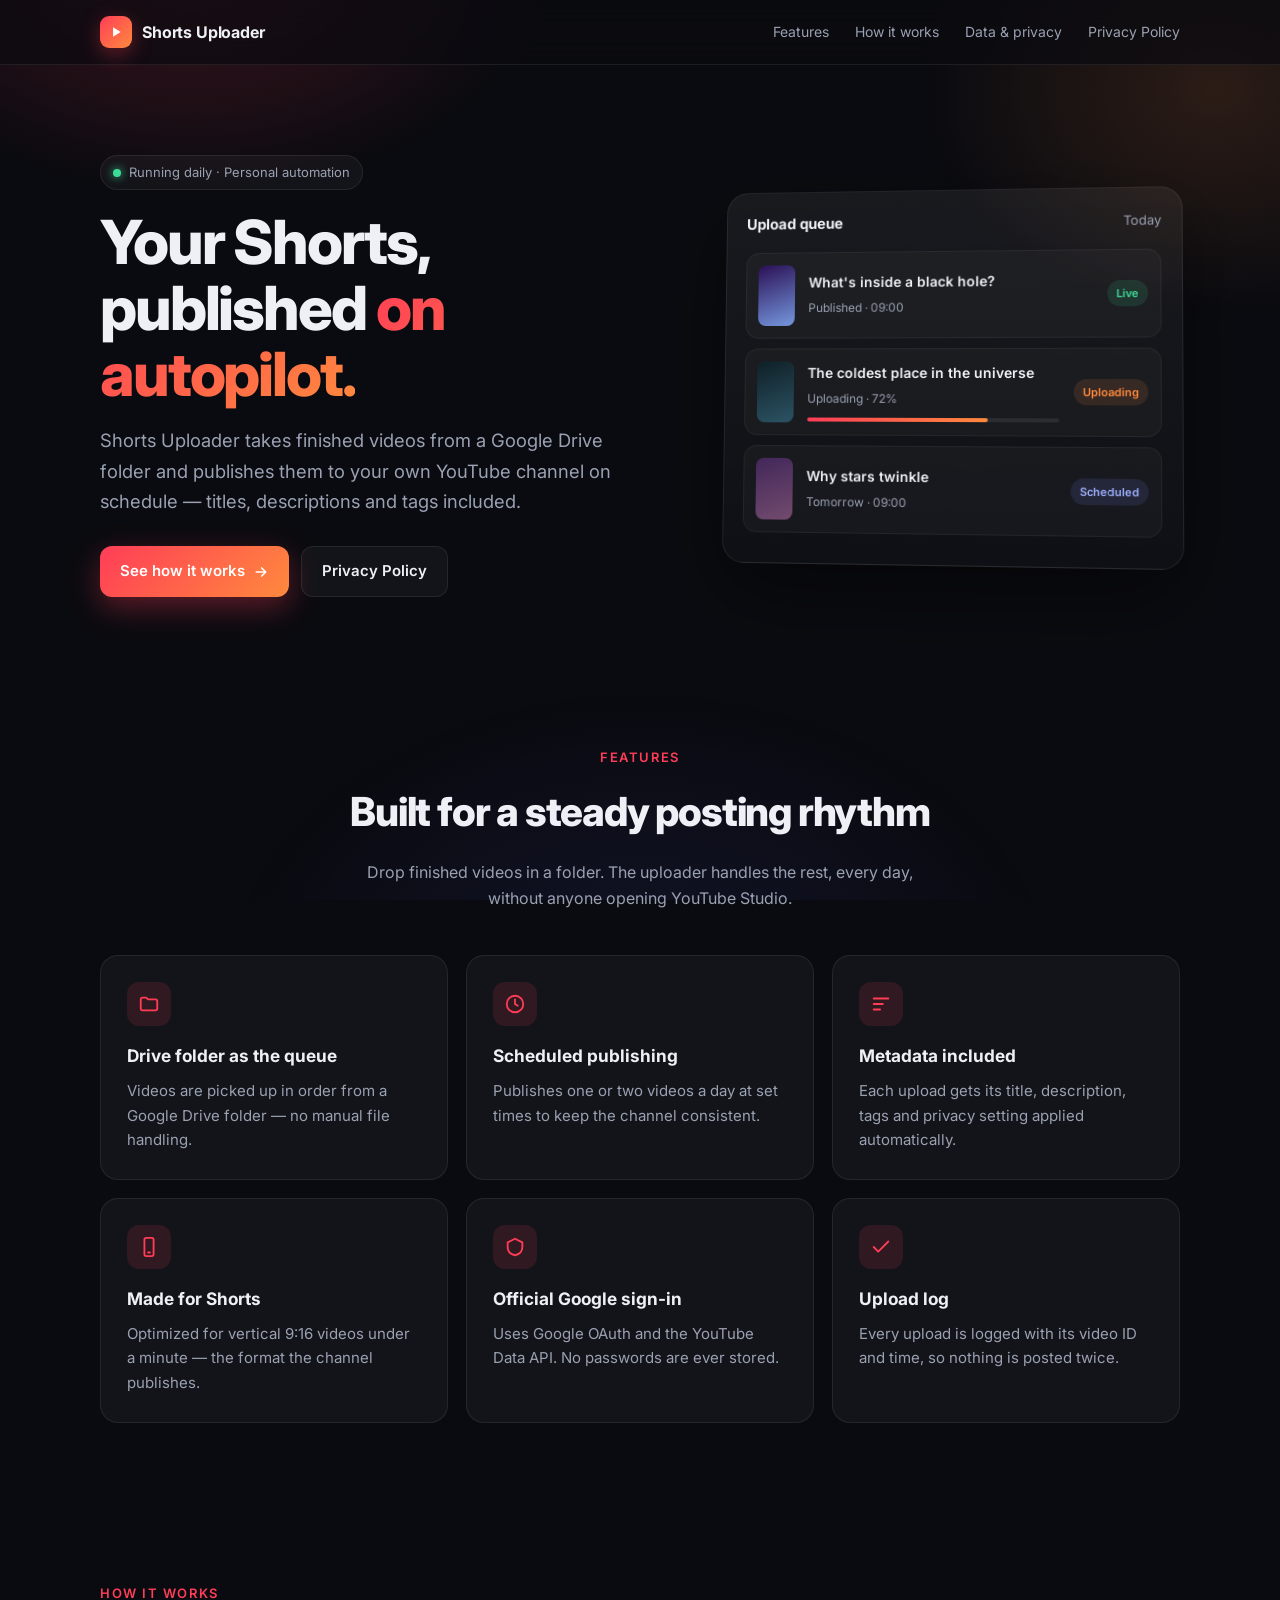
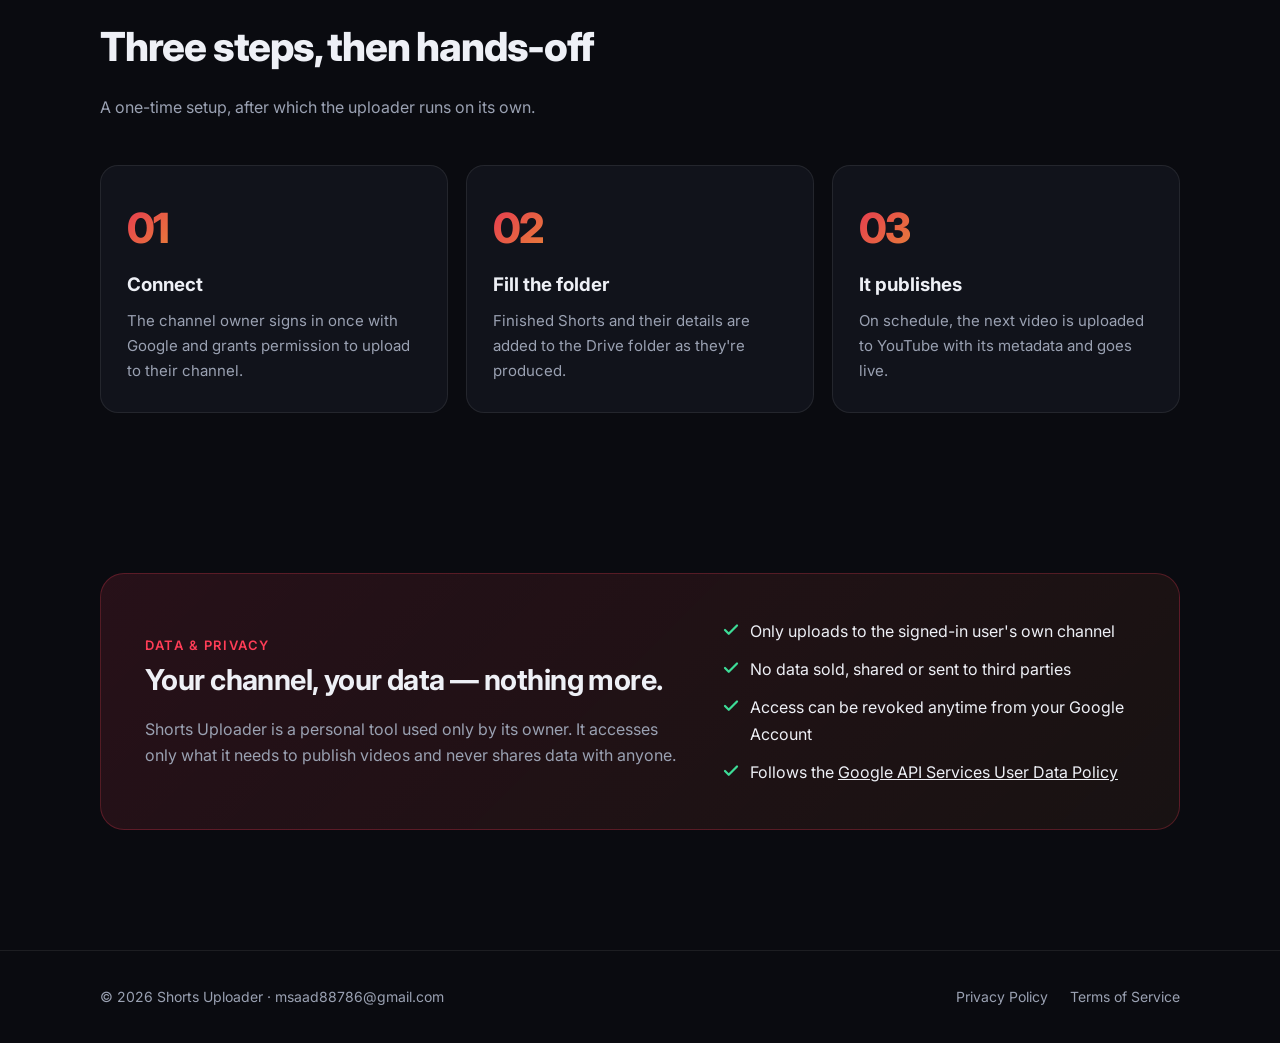
<file: index.html>
<!doctype html>
<html lang="en">
<head>
  <meta charset="utf-8">
  <meta name="viewport" content="width=device-width, initial-scale=1">
  <title>Shorts Uploader — Automated Drive-to-YouTube publishing</title>
  <meta name="description" content="Shorts Uploader is a private automation tool that publishes videos from the owner's Google Drive to their own YouTube channel on a schedule.">
  <link rel="icon" href="data:image/svg+xml,%3Csvg xmlns='http://www.w3.org/2000/svg' viewBox='0 0 32 32'%3E%3Cdefs%3E%3ClinearGradient id='g' x1='0' y1='0' x2='1' y2='1'%3E%3Cstop offset='0' stop-color='%23ff3d57'/%3E%3Cstop offset='1' stop-color='%23ff8a3d'/%3E%3C/linearGradient%3E%3C/defs%3E%3Crect width='32' height='32' rx='8' fill='url(%23g)'/%3E%3Cpath d='M13 10l9 6-9 6z' fill='white'/%3E%3C/svg%3E">
  <link rel="stylesheet" href="style.css">
</head>
<body>
  <div class="glow"></div>

  <header class="nav">
    <div class="container">
      <a href="index.html" class="brand">
        <span class="logo"><svg width="14" height="14" viewBox="0 0 24 24" fill="#fff"><path d="M7 4l13 8-13 8z"/></svg></span>
        Shorts Uploader
      </a>
      <nav class="nav-links">
        <a href="#features">Features</a>
        <a href="#how">How it works</a>
        <a href="#privacy">Data &amp; privacy</a>
        <a href="privacy.html">Privacy Policy</a>
      </nav>
    </div>
  </header>

  <main>
    <section class="hero">
      <div class="container">
        <div>
          <span class="badge"><span class="dot"></span> Running daily · Personal automation</span>
          <h1>Your Shorts, published <span class="grad">on autopilot.</span></h1>
          <p class="lead">Shorts Uploader takes finished videos from a Google Drive folder and publishes them to your own YouTube channel on schedule — titles, descriptions and tags included.</p>
          <div class="cta">
            <a class="btn btn-primary" href="#how">See how it works
              <svg width="16" height="16" viewBox="0 0 24 24" fill="none" stroke="currentColor" stroke-width="2.5" stroke-linecap="round" stroke-linejoin="round"><path d="M5 12h14M13 6l6 6-6 6"/></svg>
            </a>
            <a class="btn btn-ghost" href="privacy.html">Privacy Policy</a>
          </div>
        </div>

        <div class="mock" aria-hidden="true">
          <div class="mock-head"><strong>Upload queue</strong><span>Today</span></div>
          <div class="row">
            <div class="thumb t1"></div>
            <div class="meta"><b>What's inside a black hole?</b><span>Published · 09:00</span></div>
            <span class="pill live">Live</span>
          </div>
          <div class="row">
            <div class="thumb t2"></div>
            <div class="meta"><b>The coldest place in the universe</b><span>Uploading · 72%</span>
              <div class="bar"><i style="width:72%"></i></div>
            </div>
            <span class="pill up">Uploading</span>
          </div>
          <div class="row">
            <div class="thumb t3"></div>
            <div class="meta"><b>Why stars twinkle</b><span>Tomorrow · 09:00</span></div>
            <span class="pill sch">Scheduled</span>
          </div>
        </div>
      </div>
    </section>

    <section id="features">
      <div class="container">
        <div class="center reveal">
          <div class="eyebrow">Features</div>
          <h2 class="section-title">Built for a steady posting rhythm</h2>
          <p class="section-sub">Drop finished videos in a folder. The uploader handles the rest, every day, without anyone opening YouTube Studio.</p>
        </div>
        <div class="grid">
          <div class="card reveal">
            <div class="icon"><svg width="22" height="22" viewBox="0 0 24 24" fill="none" stroke="currentColor" stroke-width="2" stroke-linecap="round" stroke-linejoin="round"><path d="M3 7a2 2 0 0 1 2-2h4l2 2h8a2 2 0 0 1 2 2v8a2 2 0 0 1-2 2H5a2 2 0 0 1-2-2z"/></svg></div>
            <h3>Drive folder as the queue</h3>
            <p>Videos are picked up in order from a Google Drive folder — no manual file handling.</p>
          </div>
          <div class="card reveal">
            <div class="icon"><svg width="22" height="22" viewBox="0 0 24 24" fill="none" stroke="currentColor" stroke-width="2" stroke-linecap="round" stroke-linejoin="round"><circle cx="12" cy="12" r="9"/><path d="M12 7v5l3 2"/></svg></div>
            <h3>Scheduled publishing</h3>
            <p>Publishes one or two videos a day at set times to keep the channel consistent.</p>
          </div>
          <div class="card reveal">
            <div class="icon"><svg width="22" height="22" viewBox="0 0 24 24" fill="none" stroke="currentColor" stroke-width="2" stroke-linecap="round" stroke-linejoin="round"><path d="M4 6h16M4 12h10M4 18h7"/></svg></div>
            <h3>Metadata included</h3>
            <p>Each upload gets its title, description, tags and privacy setting applied automatically.</p>
          </div>
          <div class="card reveal">
            <div class="icon"><svg width="22" height="22" viewBox="0 0 24 24" fill="none" stroke="currentColor" stroke-width="2" stroke-linecap="round" stroke-linejoin="round"><rect x="7" y="2" width="10" height="20" rx="2"/><path d="M11 18h2"/></svg></div>
            <h3>Made for Shorts</h3>
            <p>Optimized for vertical 9:16 videos under a minute — the format the channel publishes.</p>
          </div>
          <div class="card reveal">
            <div class="icon"><svg width="22" height="22" viewBox="0 0 24 24" fill="none" stroke="currentColor" stroke-width="2" stroke-linecap="round" stroke-linejoin="round"><path d="M12 3l8 4v5c0 5-3.5 8-8 9-4.5-1-8-4-8-9V7z"/></svg></div>
            <h3>Official Google sign-in</h3>
            <p>Uses Google OAuth and the YouTube Data API. No passwords are ever stored.</p>
          </div>
          <div class="card reveal">
            <div class="icon"><svg width="22" height="22" viewBox="0 0 24 24" fill="none" stroke="currentColor" stroke-width="2" stroke-linecap="round" stroke-linejoin="round"><path d="M20 6L9 17l-5-5"/></svg></div>
            <h3>Upload log</h3>
            <p>Every upload is logged with its video ID and time, so nothing is posted twice.</p>
          </div>
        </div>
      </div>
    </section>

    <section id="how">
      <div class="container">
        <div class="reveal">
          <div class="eyebrow">How it works</div>
          <h2 class="section-title">Three steps, then hands-off</h2>
          <p class="section-sub">A one-time setup, after which the uploader runs on its own.</p>
        </div>
        <div class="steps">
          <div class="step reveal">
            <h3>Connect</h3>
            <p>The channel owner signs in once with Google and grants permission to upload to their channel.</p>
          </div>
          <div class="step reveal">
            <h3>Fill the folder</h3>
            <p>Finished Shorts and their details are added to the Drive folder as they're produced.</p>
          </div>
          <div class="step reveal">
            <h3>It publishes</h3>
            <p>On schedule, the next video is uploaded to YouTube with its metadata and goes live.</p>
          </div>
        </div>
      </div>
    </section>

    <section id="privacy">
      <div class="container">
        <div class="trust reveal">
          <div>
            <div class="eyebrow">Data &amp; privacy</div>
            <h2>Your channel, your data — nothing more.</h2>
            <p>Shorts Uploader is a personal tool used only by its owner. It accesses only what it needs to publish videos and never shares data with anyone.</p>
          </div>
          <ul class="checks">
            <li><svg width="18" height="18" viewBox="0 0 24 24" fill="none" stroke="currentColor" stroke-width="3" stroke-linecap="round" stroke-linejoin="round"><path d="M20 6L9 17l-5-5"/></svg>Only uploads to the signed-in user's own channel</li>
            <li><svg width="18" height="18" viewBox="0 0 24 24" fill="none" stroke="currentColor" stroke-width="3" stroke-linecap="round" stroke-linejoin="round"><path d="M20 6L9 17l-5-5"/></svg>No data sold, shared or sent to third parties</li>
            <li><svg width="18" height="18" viewBox="0 0 24 24" fill="none" stroke="currentColor" stroke-width="3" stroke-linecap="round" stroke-linejoin="round"><path d="M20 6L9 17l-5-5"/></svg>Access can be revoked anytime from your Google Account</li>
            <li><svg width="18" height="18" viewBox="0 0 24 24" fill="none" stroke="currentColor" stroke-width="3" stroke-linecap="round" stroke-linejoin="round"><path d="M20 6L9 17l-5-5"/></svg><span>Follows the <a href="https://developers.google.com/terms/api-services-user-data-policy" style="text-decoration:underline">Google API Services User Data Policy</a></span></li>
          </ul>
        </div>
      </div>
    </section>
  </main>

  <footer>
    <div class="container">
      <span>© 2026 Shorts Uploader · <a href="mailto:msaad88786@gmail.com">msaad88786@gmail.com</a></span>
      <nav><a href="privacy.html">Privacy Policy</a><a href="terms.html">Terms of Service</a></nav>
    </div>
  </footer>

  <script>
    const io = new IntersectionObserver((es) => es.forEach(e => { if (e.isIntersecting) { e.target.classList.add('in'); io.unobserve(e.target); } }), { threshold: 0.12 });
    document.querySelectorAll('.reveal').forEach(el => io.observe(el));
  </script>
</body>
</html>
</file>
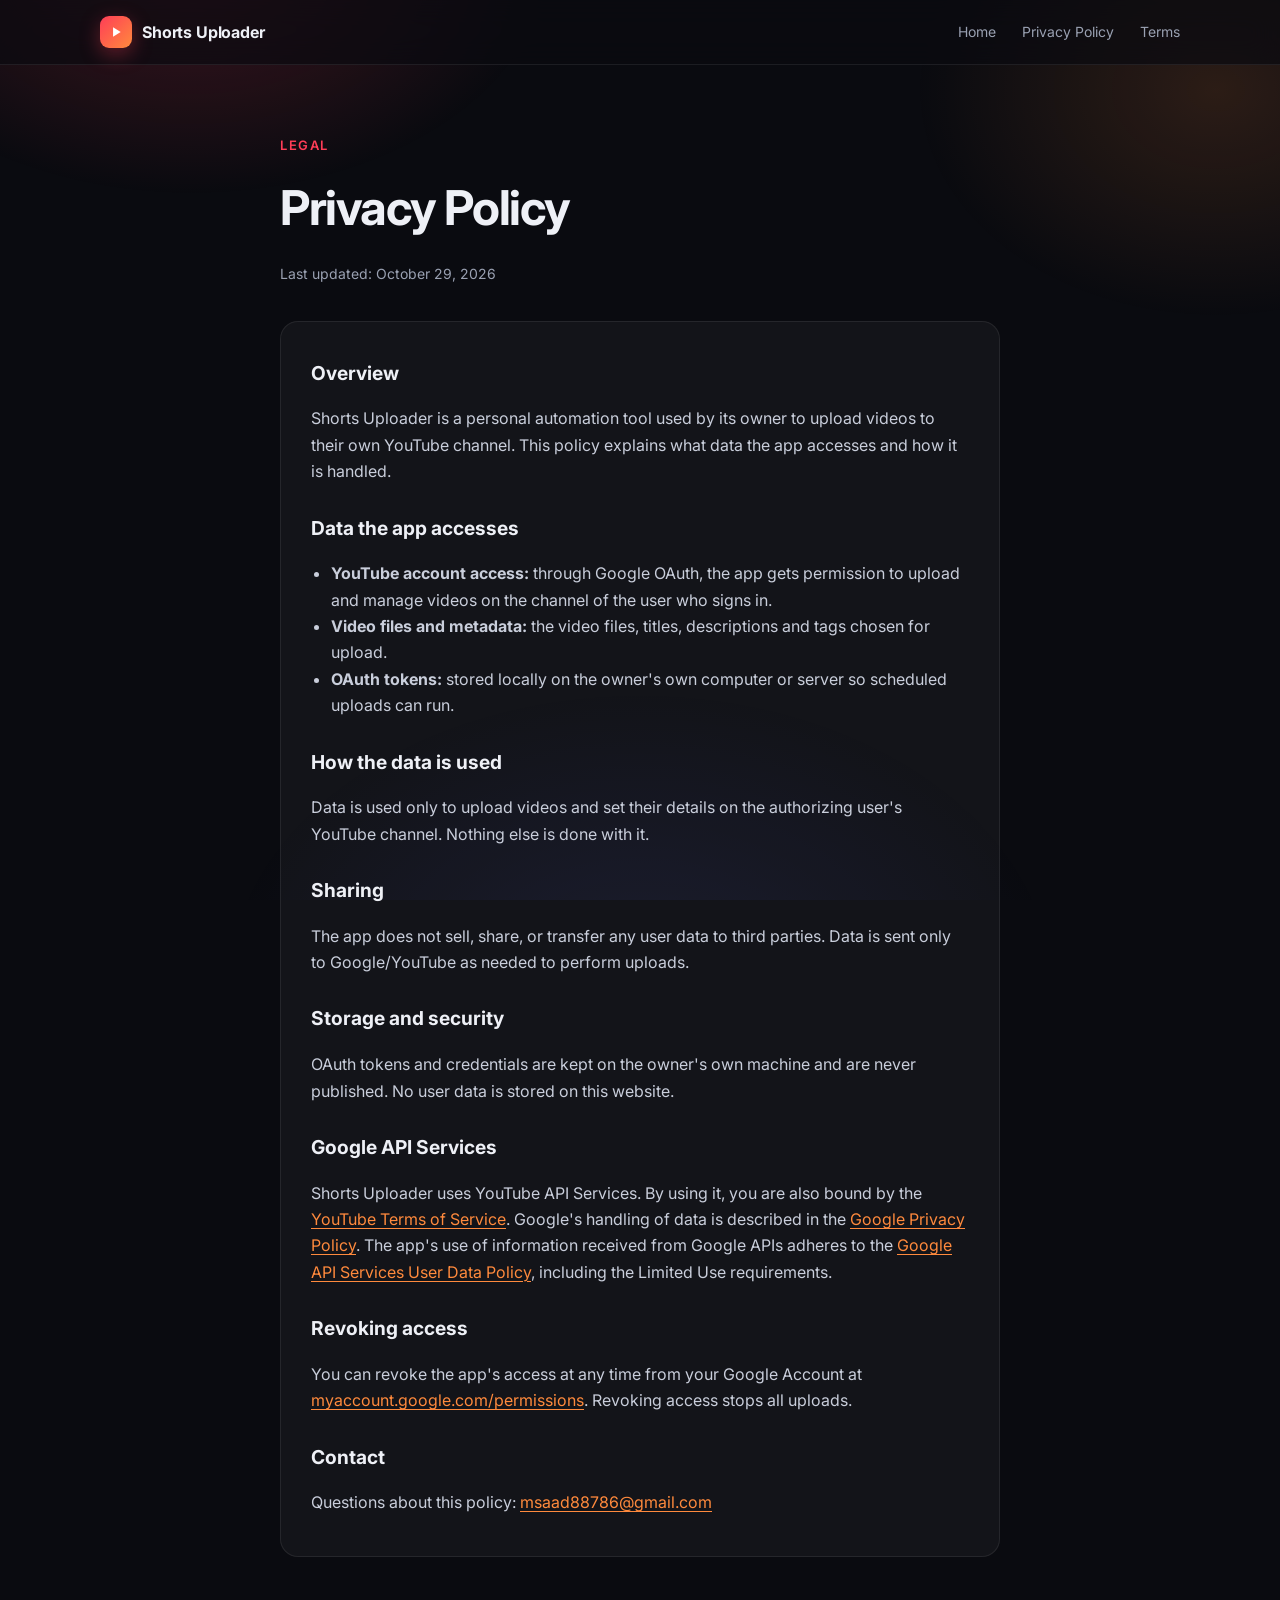
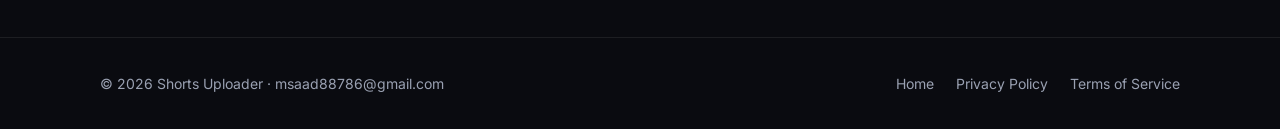
<file: privacy.html>
<!doctype html>
<html lang="en">
<head>
  <meta charset="utf-8">
  <meta name="viewport" content="width=device-width, initial-scale=1">
  <title>Privacy Policy – Shorts Uploader</title>
  <link rel="icon" href="data:image/svg+xml,%3Csvg xmlns='http://www.w3.org/2000/svg' viewBox='0 0 32 32'%3E%3Cdefs%3E%3ClinearGradient id='g' x1='0' y1='0' x2='1' y2='1'%3E%3Cstop offset='0' stop-color='%23ff3d57'/%3E%3Cstop offset='1' stop-color='%23ff8a3d'/%3E%3C/linearGradient%3E%3C/defs%3E%3Crect width='32' height='32' rx='8' fill='url(%23g)'/%3E%3Cpath d='M13 10l9 6-9 6z' fill='white'/%3E%3C/svg%3E">
  <link rel="stylesheet" href="style.css">
</head>
<body>
  <div class="glow"></div>
  <header class="nav">
    <div class="container">
      <a href="index.html" class="brand">
        <span class="logo"><svg width="14" height="14" viewBox="0 0 24 24" fill="#fff"><path d="M7 4l13 8-13 8z"/></svg></span>
        Shorts Uploader
      </a>
      <nav class="nav-links">
        <a href="index.html">Home</a>
        <a href="privacy.html">Privacy Policy</a>
        <a href="terms.html">Terms</a>
      </nav>
    </div>
  </header>
  <main class="doc">
    <div class="eyebrow">Legal</div>
    <h1>Privacy Policy</h1>
    <p class="updated">Last updated: October 29, 2026</p>
    <div class="box">

    <h2>Overview</h2>
    <p>Shorts Uploader is a personal automation tool used by its owner to upload videos to their own YouTube channel. This policy explains what data the app accesses and how it is handled.</p>

    <h2>Data the app accesses</h2>
    <ul>
      <li><strong>YouTube account access:</strong> through Google OAuth, the app gets permission to upload and manage videos on the channel of the user who signs in.</li>
      <li><strong>Video files and metadata:</strong> the video files, titles, descriptions and tags chosen for upload.</li>
      <li><strong>OAuth tokens:</strong> stored locally on the owner's own computer or server so scheduled uploads can run.</li>
    </ul>

    <h2>How the data is used</h2>
    <p>Data is used only to upload videos and set their details on the authorizing user's YouTube channel. Nothing else is done with it.</p>

    <h2>Sharing</h2>
    <p>The app does not sell, share, or transfer any user data to third parties. Data is sent only to Google/YouTube as needed to perform uploads.</p>

    <h2>Storage and security</h2>
    <p>OAuth tokens and credentials are kept on the owner's own machine and are never published. No user data is stored on this website.</p>

    <h2>Google API Services</h2>
    <p>Shorts Uploader uses YouTube API Services. By using it, you are also bound by the <a href="https://www.youtube.com/t/terms">YouTube Terms of Service</a>. Google's handling of data is described in the <a href="https://policies.google.com/privacy">Google Privacy Policy</a>. The app's use of information received from Google APIs adheres to the <a href="https://developers.google.com/terms/api-services-user-data-policy">Google API Services User Data Policy</a>, including the Limited Use requirements.</p>

    <h2>Revoking access</h2>
    <p>You can revoke the app's access at any time from your Google Account at <a href="https://myaccount.google.com/permissions">myaccount.google.com/permissions</a>. Revoking access stops all uploads.</p>

    <h2>Contact</h2>
    <p>Questions about this policy: <a href="mailto:msaad88786@gmail.com">msaad88786@gmail.com</a></p>
    </div>
  </main>
  <footer>
    <div class="container">
      <span>© 2026 Shorts Uploader · <a href="mailto:msaad88786@gmail.com">msaad88786@gmail.com</a></span>
      <nav><a href="index.html">Home</a><a href="privacy.html">Privacy Policy</a><a href="terms.html">Terms of Service</a></nav>
    </div>
  </footer>
</body>
</html>
</file>
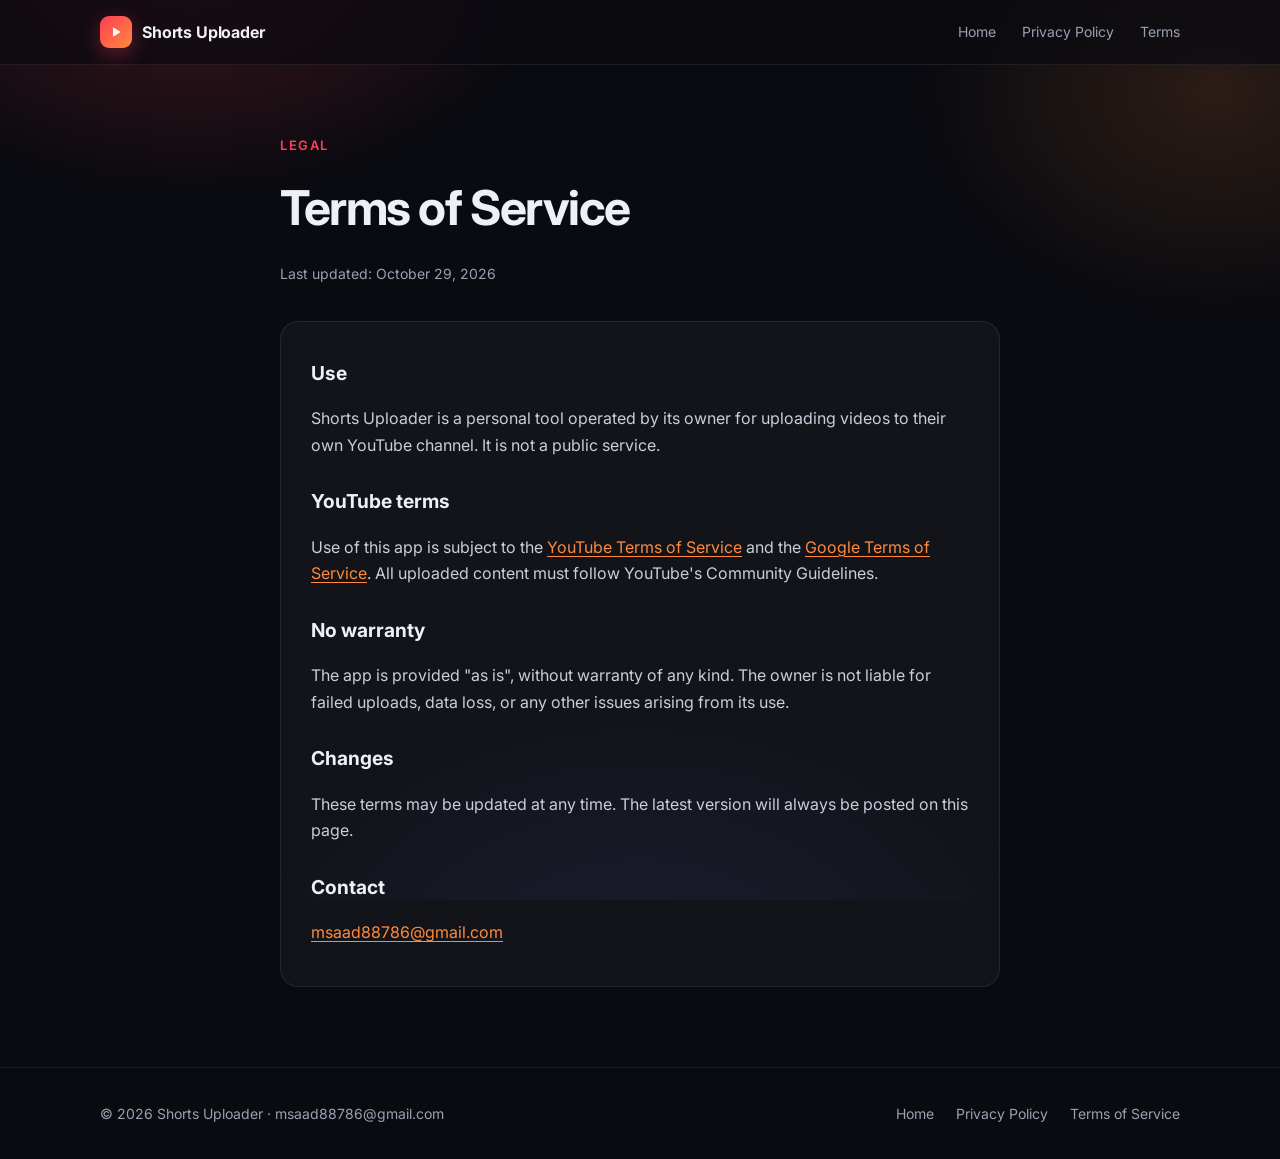
<file: terms.html>
<!doctype html>
<html lang="en">
<head>
  <meta charset="utf-8">
  <meta name="viewport" content="width=device-width, initial-scale=1">
  <title>Terms of Service – Shorts Uploader</title>
  <link rel="icon" href="data:image/svg+xml,%3Csvg xmlns='http://www.w3.org/2000/svg' viewBox='0 0 32 32'%3E%3Cdefs%3E%3ClinearGradient id='g' x1='0' y1='0' x2='1' y2='1'%3E%3Cstop offset='0' stop-color='%23ff3d57'/%3E%3Cstop offset='1' stop-color='%23ff8a3d'/%3E%3C/linearGradient%3E%3C/defs%3E%3Crect width='32' height='32' rx='8' fill='url(%23g)'/%3E%3Cpath d='M13 10l9 6-9 6z' fill='white'/%3E%3C/svg%3E">
  <link rel="stylesheet" href="style.css">
</head>
<body>
  <div class="glow"></div>
  <header class="nav">
    <div class="container">
      <a href="index.html" class="brand">
        <span class="logo"><svg width="14" height="14" viewBox="0 0 24 24" fill="#fff"><path d="M7 4l13 8-13 8z"/></svg></span>
        Shorts Uploader
      </a>
      <nav class="nav-links">
        <a href="index.html">Home</a>
        <a href="privacy.html">Privacy Policy</a>
        <a href="terms.html">Terms</a>
      </nav>
    </div>
  </header>
  <main class="doc">
    <div class="eyebrow">Legal</div>
    <h1>Terms of Service</h1>
    <p class="updated">Last updated: October 29, 2026</p>
    <div class="box">

    <h2>Use</h2>
    <p>Shorts Uploader is a personal tool operated by its owner for uploading videos to their own YouTube channel. It is not a public service.</p>

    <h2>YouTube terms</h2>
    <p>Use of this app is subject to the <a href="https://www.youtube.com/t/terms">YouTube Terms of Service</a> and the <a href="https://policies.google.com/terms">Google Terms of Service</a>. All uploaded content must follow YouTube's Community Guidelines.</p>

    <h2>No warranty</h2>
    <p>The app is provided "as is", without warranty of any kind. The owner is not liable for failed uploads, data loss, or any other issues arising from its use.</p>

    <h2>Changes</h2>
    <p>These terms may be updated at any time. The latest version will always be posted on this page.</p>

    <h2>Contact</h2>
    <p><a href="mailto:msaad88786@gmail.com">msaad88786@gmail.com</a></p>
    </div>
  </main>
  <footer>
    <div class="container">
      <span>© 2026 Shorts Uploader · <a href="mailto:msaad88786@gmail.com">msaad88786@gmail.com</a></span>
      <nav><a href="index.html">Home</a><a href="privacy.html">Privacy Policy</a><a href="terms.html">Terms of Service</a></nav>
    </div>
  </footer>
</body>
</html>
</file>
<file: style.css>
@import url("https://fonts.googleapis.com/css2?family=Inter:wght@400;500;600;700;800&display=swap");

:root {
  --bg: #0a0b10;
  --bg-2: #11131b;
  --card: rgba(255, 255, 255, 0.04);
  --card-border: rgba(255, 255, 255, 0.08);
  --text: #eef0f6;
  --muted: #9aa1b2;
  --accent: #ff3d57;
  --accent-2: #ff8a3d;
  --ok: #3ddc97;
  --radius: 18px;
}

* { box-sizing: border-box; }
html { scroll-behavior: smooth; }
body {
  margin: 0;
  background: var(--bg);
  color: var(--text);
  font: 16px/1.65 "Inter", system-ui, -apple-system, "Segoe UI", Roboto, sans-serif;
  -webkit-font-smoothing: antialiased;
  overflow-x: hidden;
}
a { color: inherit; text-decoration: none; }
.container { max-width: 1120px; margin: 0 auto; padding: 0 20px; }

/* background glow */
.glow {
  position: fixed; inset: 0; z-index: -1; pointer-events: none;
  background:
    radial-gradient(600px 400px at 15% -5%, rgba(255, 61, 87, 0.22), transparent 60%),
    radial-gradient(500px 380px at 95% 10%, rgba(255, 138, 61, 0.14), transparent 60%),
    radial-gradient(700px 500px at 50% 110%, rgba(90, 100, 255, 0.10), transparent 60%);
}

/* nav */
.nav {
  position: sticky; top: 0; z-index: 10;
  backdrop-filter: blur(14px);
  background: rgba(10, 11, 16, 0.7);
  border-bottom: 1px solid var(--card-border);
}
.nav .container { display: flex; align-items: center; justify-content: space-between; height: 64px; }
.brand { display: flex; align-items: center; gap: 10px; font-weight: 700; letter-spacing: -0.01em; }
.logo {
  width: 32px; height: 32px; border-radius: 9px;
  display: grid; place-items: center;
  background: linear-gradient(135deg, var(--accent), var(--accent-2));
  box-shadow: 0 6px 20px rgba(255, 61, 87, 0.35);
}
.nav-links { display: flex; gap: 26px; font-size: 14px; color: var(--muted); }
.nav-links a:hover { color: var(--text); }

/* buttons */
.btn {
  display: inline-flex; align-items: center; gap: 8px;
  padding: 12px 20px; border-radius: 12px; font-weight: 600; font-size: 15px;
  transition: transform .15s ease, box-shadow .15s ease, background .15s ease;
}
.btn-primary {
  background: linear-gradient(135deg, var(--accent), var(--accent-2));
  color: #fff; box-shadow: 0 10px 30px rgba(255, 61, 87, 0.35);
}
.btn-primary:hover { transform: translateY(-2px); box-shadow: 0 14px 36px rgba(255, 61, 87, 0.45); }
.btn-ghost { border: 1px solid var(--card-border); background: var(--card); }
.btn-ghost:hover { background: rgba(255, 255, 255, 0.08); }

/* hero */
.hero { padding: 90px 0 70px; }
.hero .container { display: grid; grid-template-columns: 1.1fr 0.9fr; gap: 56px; align-items: center; }
.badge {
  display: inline-flex; align-items: center; gap: 8px;
  padding: 6px 12px; border-radius: 999px; font-size: 13px; color: var(--muted);
  border: 1px solid var(--card-border); background: var(--card);
}
.dot { width: 8px; height: 8px; border-radius: 50%; background: var(--ok); box-shadow: 0 0 10px var(--ok); }
.hero h1 {
  font-size: clamp(2.4rem, 5vw, 3.8rem); line-height: 1.08; letter-spacing: -0.035em;
  margin: 20px 0 18px; font-weight: 800;
}
.grad {
  background: linear-gradient(135deg, var(--accent), var(--accent-2));
  -webkit-background-clip: text; background-clip: text; color: transparent;
}
.hero p.lead { font-size: 1.15rem; color: var(--muted); max-width: 520px; margin: 0 0 30px; }
.cta { display: flex; gap: 12px; flex-wrap: wrap; }

/* queue mockup */
.mock {
  background: linear-gradient(180deg, rgba(255,255,255,0.06), rgba(255,255,255,0.02));
  border: 1px solid var(--card-border); border-radius: 22px; padding: 20px;
  box-shadow: 0 30px 80px rgba(0, 0, 0, 0.5);
  transform: perspective(1200px) rotateY(-6deg) rotateX(3deg);
}
.mock-head { display: flex; justify-content: space-between; align-items: center; margin-bottom: 16px; font-size: 13px; color: var(--muted); }
.mock-head strong { color: var(--text); font-size: 15px; }
.row {
  display: flex; align-items: center; gap: 14px;
  padding: 12px; border-radius: 14px; background: rgba(255,255,255,0.03);
  border: 1px solid rgba(255,255,255,0.05); margin-bottom: 10px;
}
.thumb { width: 38px; height: 62px; border-radius: 8px; flex: none; }
.t1 { background: linear-gradient(160deg, #2b1055, #7597de); }
.t2 { background: linear-gradient(160deg, #0f2027, #2c5364); }
.t3 { background: linear-gradient(160deg, #42275a, #734b6d); }
.meta { flex: 1; min-width: 0; }
.meta b { display: block; font-size: 14px; font-weight: 600; white-space: nowrap; overflow: hidden; text-overflow: ellipsis; }
.meta span { font-size: 12px; color: var(--muted); }
.bar { height: 4px; border-radius: 4px; background: rgba(255,255,255,0.08); margin-top: 8px; overflow: hidden; }
.bar i { display: block; height: 100%; background: linear-gradient(90deg, var(--accent), var(--accent-2)); border-radius: 4px; }
.pill { font-size: 11px; font-weight: 600; padding: 4px 9px; border-radius: 999px; white-space: nowrap; }
.pill.live { color: var(--ok); background: rgba(61, 220, 151, 0.12); }
.pill.up { color: var(--accent-2); background: rgba(255, 138, 61, 0.12); }
.pill.sch { color: #9fb0ff; background: rgba(120, 140, 255, 0.12); }

/* sections */
section { padding: 80px 0; }
.eyebrow { color: var(--accent); font-weight: 600; font-size: 13px; letter-spacing: .12em; text-transform: uppercase; }
.section-title { font-size: clamp(1.8rem, 3.5vw, 2.5rem); letter-spacing: -0.03em; margin: 10px 0 14px; font-weight: 800; }
.section-sub { color: var(--muted); max-width: 600px; margin: 0 0 44px; }
.center { text-align: center; }
.center .section-sub { margin-left: auto; margin-right: auto; }

.grid { display: grid; grid-template-columns: repeat(3, 1fr); gap: 18px; }
.card {
  background: var(--card); border: 1px solid var(--card-border); border-radius: var(--radius);
  padding: 26px; transition: transform .2s ease, border-color .2s ease;
}
.card:hover { transform: translateY(-4px); border-color: rgba(255, 61, 87, 0.35); }
.icon {
  width: 44px; height: 44px; border-radius: 12px; display: grid; place-items: center; margin-bottom: 16px;
  background: rgba(255, 61, 87, 0.12); color: var(--accent);
}
.card h3 { margin: 0 0 8px; font-size: 1.08rem; }
.card p { margin: 0; color: var(--muted); font-size: 15px; }

/* steps */
.steps { display: grid; grid-template-columns: repeat(3, 1fr); gap: 18px; counter-reset: s; }
.step { position: relative; padding: 28px 26px; border-radius: var(--radius); background: var(--bg-2); border: 1px solid var(--card-border); }
.step::before {
  counter-increment: s; content: "0" counter(s);
  font-size: 2.6rem; font-weight: 800; letter-spacing: -0.04em;
  background: linear-gradient(135deg, var(--accent), var(--accent-2));
  -webkit-background-clip: text; background-clip: text; color: transparent; opacity: .9;
}
.step h3 { margin: 8px 0 8px; }
.step p { margin: 0; color: var(--muted); font-size: 15px; }

/* trust band */
.trust {
  border-radius: 24px; padding: 44px; display: grid; grid-template-columns: 1.3fr 1fr; gap: 40px; align-items: center;
  background: linear-gradient(135deg, rgba(255,61,87,0.12), rgba(255,138,61,0.06));
  border: 1px solid rgba(255, 61, 87, 0.25);
}
.trust h2 { margin: 0 0 12px; font-size: 1.8rem; letter-spacing: -0.02em; }
.trust p { margin: 0; color: var(--muted); }
.checks { list-style: none; padding: 0; margin: 0; display: grid; gap: 12px; }
.checks li { display: flex; gap: 10px; align-items: flex-start; }
.checks svg { flex: none; margin-top: 3px; color: var(--ok); }

/* legal pages */
.doc { max-width: 760px; margin: 0 auto; padding: 70px 20px 40px; }
.doc h1 { font-size: clamp(2.2rem, 4.5vw, 3rem); letter-spacing: -0.03em; margin: 12px 0 6px; }
.doc .updated { color: var(--muted); font-size: 14px; margin-bottom: 36px; }
.doc .box { background: var(--card); border: 1px solid var(--card-border); border-radius: var(--radius); padding: 8px 30px 24px; }
.doc h2 { font-size: 1.2rem; margin: 28px 0 8px; }
.doc p, .doc li { color: #c9cedb; }
.doc a { color: var(--accent-2); text-decoration: underline; text-underline-offset: 3px; }
.doc ul { padding-left: 20px; }

/* footer */
footer { border-top: 1px solid var(--card-border); padding: 34px 0; margin-top: 40px; color: var(--muted); font-size: 14px; }
footer .container { display: flex; justify-content: space-between; align-items: center; gap: 16px; flex-wrap: wrap; }
footer nav { display: flex; gap: 22px; }
footer a:hover { color: var(--text); }

/* reveal */
.reveal { opacity: 0; transform: translateY(18px); transition: opacity .7s ease, transform .7s ease; }
.reveal.in { opacity: 1; transform: none; }

@media (max-width: 900px) {
  .hero .container, .trust { grid-template-columns: 1fr; }
  .mock { transform: none; }
  .grid, .steps { grid-template-columns: 1fr; }
  .nav-links { display: none; }
  .hero { padding-top: 56px; }
  .trust { padding: 28px; }
}
@media (prefers-reduced-motion: reduce) {
  .reveal { opacity: 1; transform: none; transition: none; }
  * { scroll-behavior: auto; }
}
</file>
